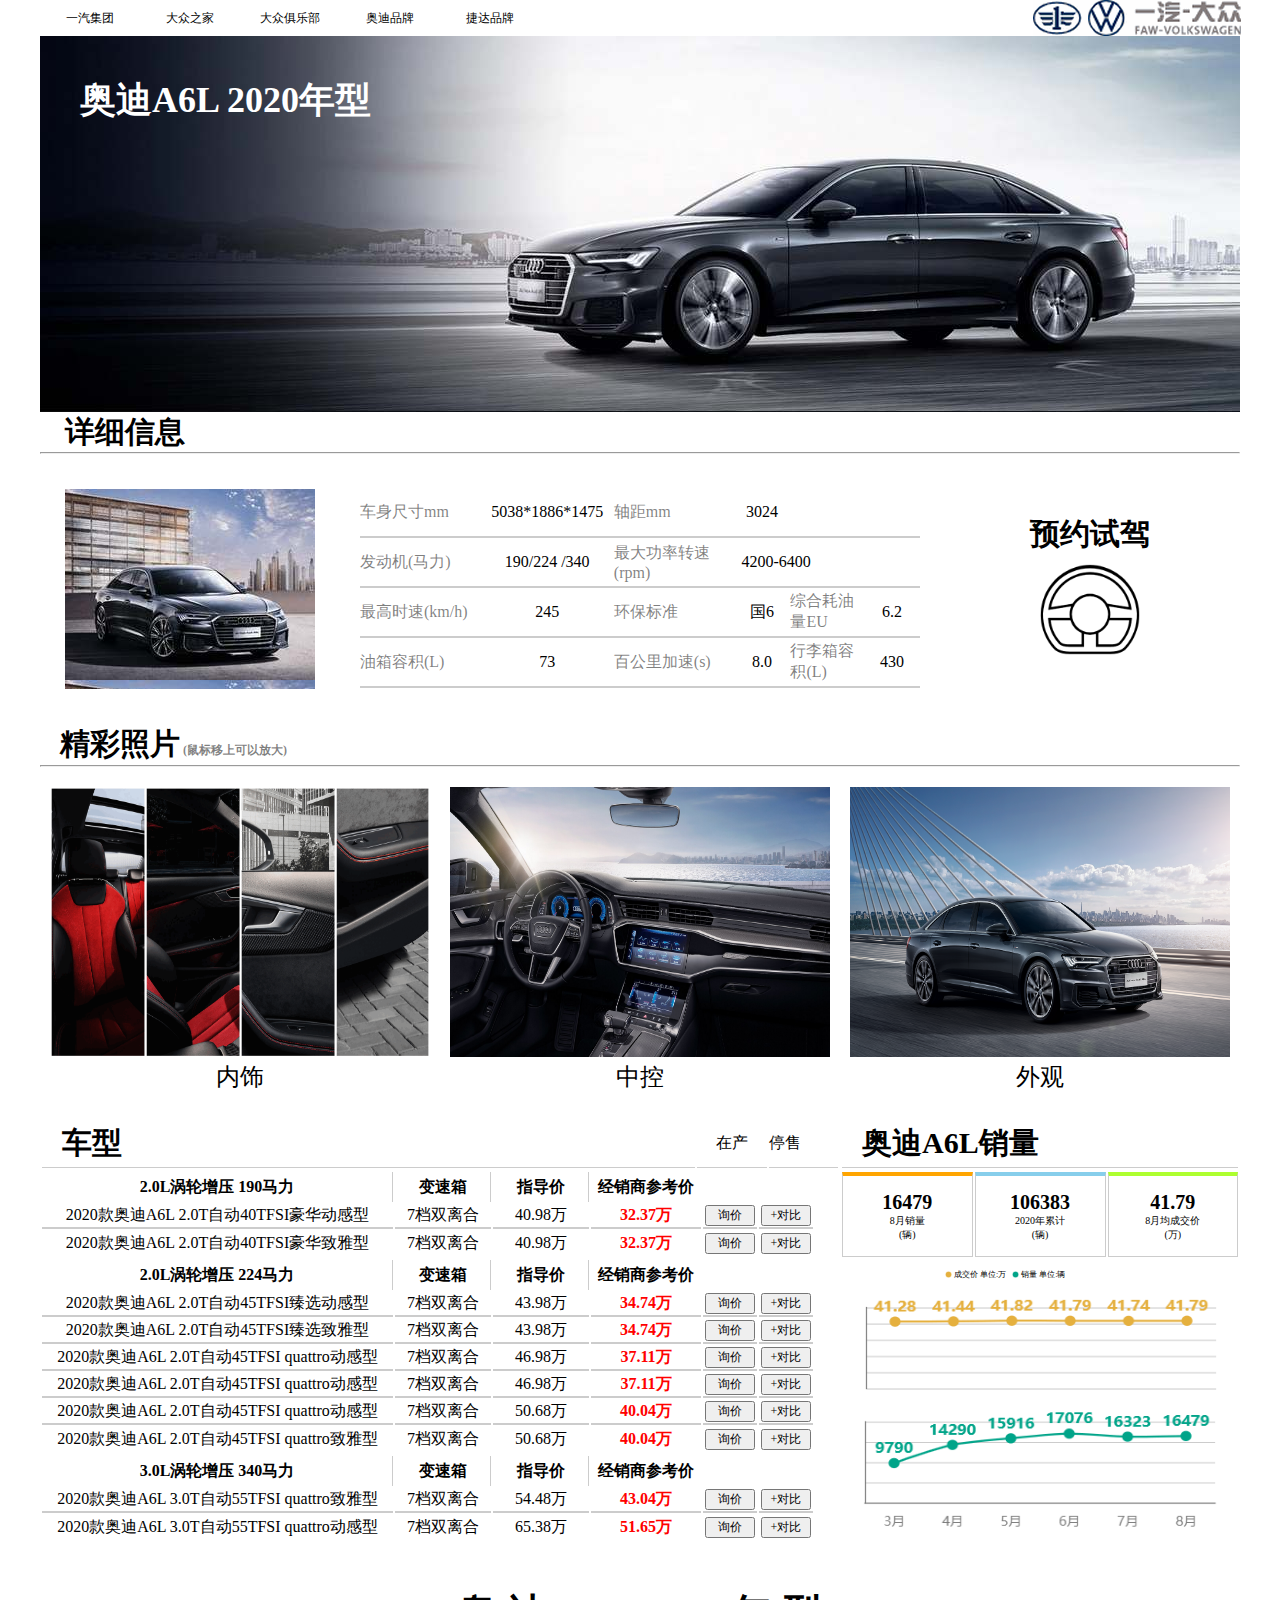
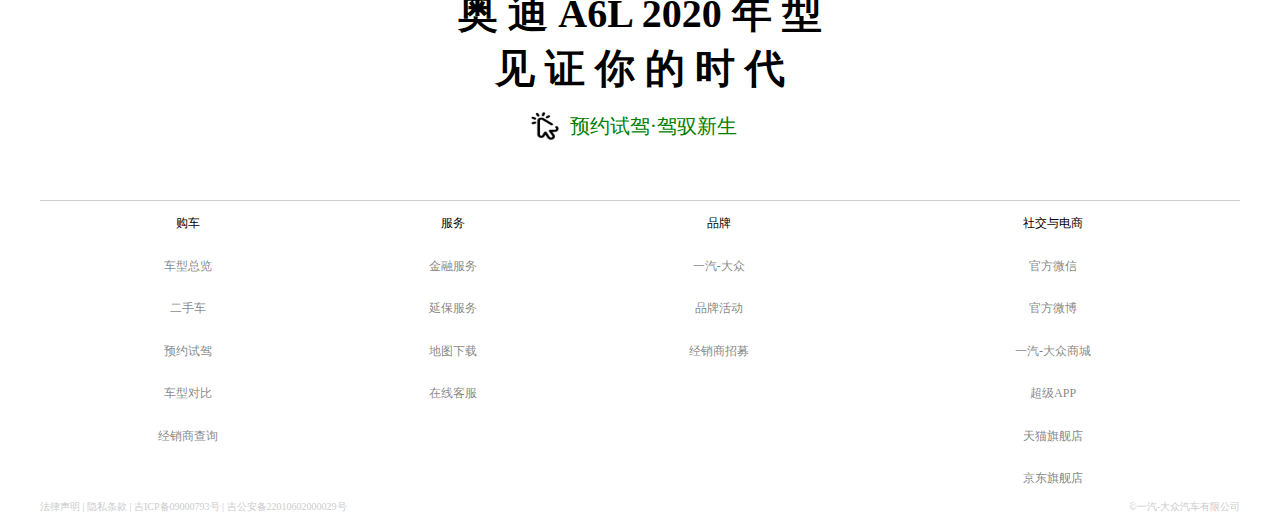
<file: detail.html>
<!DOCTYPE html>
<html lang="en">
<head>
    <meta charset="UTF-8">
    <meta name="viewport" content="width=device-width, initial-scale=1.0">
    <title>Document</title>
    <link rel="stylesheet" href="css/detail.css">
    <script>
         function init(){
            startimg();
            vanish();
        }
         var i =1;
         //启动轮播效果
         function startimg(){
    		//类名为img的div标签
    		var img = document.getElementById("detail").getElementsByClassName("img")[0];
	    	if(img.children.length!=0){
	    		img.innerText="";
	    	}else{
	    		if(i<7){
		    		if(i==6){
		    			var video = document.createElement("video");
		    			video.src="img/video/audi.m4v";
		    			video.autoplay="autoplay";
		    			img.innerText="";
		    			img.appendChild(video);
		    			//i++;
		    			//setTimeout("startimg()",2500);
		    		}else{
		    			img.style.backgroundImage="url(img/detail/audi"+i+".jpg)"
		    		}
		    		i++;
	    		}else{
	    			i=1;
	    		}
	    	}
	    	setTimeout("startimg()",2500);
    	}

        //鼠标移上图片显示放大镜效果
		function bling(e){
			var pto = document.getElementById("photo");
			var div = document.getElementById("big");
			div.style.width="300px";
			div.style.height="300px";
			//e表示激活该事件的标签
			var bimg = e.getAttribute("style");//background-image: url(img/detail/audineishi0.png);
			//拆分字符串获得
			var str = bimg.split(":")[1];
			str=str.substring(5,str.length-2);
			div.style.backgroundImage="URL("+str+")";
			//计算鼠标在该图片上的百分比位置
			var x=event.offsetX/380*100
			var y=event.offsetY/270*100
			//console.log(x+"---"+y);
			//设置放大后图片的偏移效果，和小图等比例
			div.style.backgroundPosition=x+"%"+" "+y+"%";
			//当鼠标位于大致x=1010像素的位置时，放大的图片右边缘会和网页右边极限接触，此时继续右移查看图片信息时，放大效果将无法看到，因此调整x方向的放大图位置
			if(event.clientX>1010){
				div.style.left=event.clientX-350+"px";
			}else{
				div.style.left=event.clientX+50+"px";
			}
			console.log(event.clientX+"---"+event.clientY);
            var w = div.style.width;
            var h = div.style.height;
            console.log("宽："+w+"----高："+h);
			//clientY是鼠标所在位置相对于整个网页最左上角基点的坐标值，完美情况下应该根据用户下拉情况得到最佳偏移补偿，这里取400固定了放大框的y偏移量
			div.style.top=event.clientY+400+"px";
		}
        
        // 鼠标离开放大效果消失
		function vanish(){
            var div = document.getElementById("big");
			div.style.width="0px";
			div.style.height="0px";
            div.style.border="0px";
		}
    </script>
</head>
<body onload="init()">
    <div id="d">
        <!-- 顶部 -->
        <div id="top">
            <!-- 左部连接到其他网站 -->
            <div class="left">
                <li><a href="http://www.faw.com.cn/fawcn/373704/index.html" target="_blank">一汽集团</a></li>
                <li><a href="#dzzj">大众之家</a></li>
                <li><a href="https://www.xcar.com.cn/bbs/forumdisplay.php?fid=10003" target="_blank">大众俱乐部</a></li>
                <li><a href="https://www.audi.cn/cn/web/zh.html"  target="_blank">奥迪品牌</a></li>
                <li><a href="https://jetta.faw-vw.com/" target="_blank">捷达品牌</a></li>
            </div>
            <!-- 右部是企业logo -->
            <div class="right">
                <div><img src="img/logo.png" alt="官方Logo"/></div>
            </div>
        </div>
        <!-- banner -->
        <div id="banner"><p>奥迪A6L 2020年型</p></div>
        <!--详细信息-->
        <div id="detail">
            <!-- 汽车详情介绍 -->
            <div class="title">详细信息 </div>
            <hr/>
            <div class="img"></div>
            <div class="car_info">
                <table border="0" cellspacing="0">
                    <tr >
                        <td width="130px" class="t">车身尺寸mm</td>
                        <td width="136px">5038*1886*1475</td>
                        <td width="130px" class="t">轴距mm</td>
                        <td width="60px">3024</td>
                        <td ></td>
                        <td ></td>
                    </tr>
                    <tr >
                        <td class="t">发动机(马力)</td>
                        <td >190/224 /340</td>
                        <td class="t">最大功率转速(rpm)</td>
                        <td colspan="2" style="text-align: left;">&nbsp;&nbsp;4200-6400</td>
                        <td ></td>
                    </tr>
                    <tr >
                        <td class="t">最高时速(km/h)</td>
                        <td>245</td>
                        <td class="t">环保标准</td>
                        <td >国6</td>
                        <td width="80px" class="t">综合耗油量EU</td>
                        <td width="60px">6.2</td>
                    </tr>
                    <tr >
                        <td class="t">油箱容积(L)</td>
                        <td>73</td>
                        <td class="t">百公里加速(s)</td>
                        <td>8.0</td>
                        <td class="t">行李箱容积(L)</td>
                        <td>430</td>
                    </tr>
                </table>
            </div>
            <div class="book">
                <a href=""><div class="text">预约试驾</div>
                <div class= "img"><img src="img/detail/yysj.png"></div></a>
            </div>
        </div>
        <!--车辆照片-->
        <div id="photo">
            <div class="title">精彩照片<a> (鼠标移上可以放大)</a></div>
            <hr/>
            <dl class="imgbox">
                <!-- 当鼠标移上显示放大图，当鼠标移出放大图消失 -->
                <dt style="background-image: url(img/detail/audineishi0.png);" onmousemove="bling(this)" onmouseout="vanish()"></dt>
                <dd >内饰</dd>
            </dl>
            <dl class="imgbox">
                <!-- 当鼠标移上显示放大图，当鼠标移出放大图消失 -->
                <dt style="background-image: url(img/detail/audineishi1.png);" onmousemove="bling(this)" onmouseout="vanish()"></dt>
                <dd >中控</dd>
            </dl>
            <dl class="imgbox">
                <!-- 当鼠标移上显示放大图，当鼠标移出放大图消失 -->
                <dt style="background-image: url(img/detail/audineishi2.png);" onmousemove="bling(this)" onmouseout="vanish()"></dt>
                <dd >外观</dd>
            </dl>
            <div id="big"></div>
        </div>
        <div id="main_bottom">
            <!-- 汽车售价 -->
            <div id="price">
                <table border="0" cellpadding="0">
                    <tr class="header">
                        <td class="h_0">车型</td>
                        <td class="h_1"><a href="#">在产</a></td>
                        <td class="h_2"><a href="#">停售</a></td></tr>
                </table>
                <table border="0" cellspacing="" cellpadding="0">
                    <tr class="t_h">
                        <th class="car_name">2.0L涡轮增压 190马力</th>
                        <th class="right_h">变速箱</th>
                        <th class="right_h">指导价</th>
                        <th class="right_n_h">经销商参考价</th>
                        <th colspan="2" class="right_n_h"></th>
                    </tr>
                    <tr class="bottom_h">
                        <td>2020款奥迪A6L 2.0T自动40TFSI豪华动感型</td>
                        <td>7档双离合</td>
                        <td>40.98万</td>
                        <td class="jxsp">32.37万</td>
                        <td><button>询价</button></td>
                        <td><button>+对比</button></td>
                    </tr>
                    <tr class="bottom_n_h">
                        <td>2020款奥迪A6L 2.0T自动40TFSI豪华致雅型</td>
                        <td>7档双离合</td>
                        <td>40.98万</td>
                        <td class="jxsp">32.37万</td>
                        <td><button>询价</button></td>
                        <td><button>+对比</button></td>
                    </tr>
                </table>
                <table border="0" cellspacing="" cellpadding="0">
                    <tr class="t_h">
                        <th class="car_name">2.0L涡轮增压 224马力</th>
                        <th class="right_h">变速箱</th>
                        <th class="right_h">指导价</th>
                        <th class="right_n_h">经销商参考价</th>
                        <th colspan="2" class="right_n_h"></th>
                    </tr>
                    <tr class="bottom_h">
                        <td>2020款奥迪A6L 2.0T自动45TFSI臻选动感型</td>
                        <td>7档双离合</td>
                        <td>43.98万</td>
                        <td class="jxsp">34.74万</td>
                        <td><button>询价</button></td>
                        <td><button>+对比</button></td>
                    </tr>
                    <tr class="bottom_h">
                        <td>2020款奥迪A6L 2.0T自动45TFSI臻选致雅型</td>
                        <td>7档双离合</td>
                        <td>43.98万</td>
                        <td class="jxsp">34.74万</td>
                        <td><button>询价</button></td>
                        <td><button>+对比</button></td>
                    </tr>
                    <tr class="bottom_h">
                        <td>2020款奥迪A6L 2.0T自动45TFSI quattro动感型</td>
                        <td>7档双离合</td>
                        <td>46.98万</td>
                        <td class="jxsp">37.11万</td>
                        <td><button>询价</button></td>
                        <td><button>+对比</button></td>
                    </tr>
                    <tr class="bottom_h">
                        <td>2020款奥迪A6L 2.0T自动45TFSI quattro动感型</td>
                        <td>7档双离合</td>
                        <td>46.98万</td>
                        <td class="jxsp">37.11万</td>
                        <td><button>询价</button></td>
                        <td><button>+对比</button></td>
                    </tr>
                    <tr class="bottom_h">
                        <td>2020款奥迪A6L 2.0T自动45TFSI quattro动感型</td>
                        <td>7档双离合</td>
                        <td>50.68万</td>
                        <td class="jxsp">40.04万</td>
                        <td><button>询价</button></td>
                        <td><button>+对比</button></td>
                    </tr>
                    <tr class="bottom_n_h">
                        <td>2020款奥迪A6L 2.0T自动45TFSI quattro致雅型</td>
                        <td>7档双离合</td>
                        <td>50.68万</td>
                        <td class="jxsp">40.04万</td>
                        <td><button>询价</button></td>
                        <td><button>+对比</button></td>
                    </tr>
                </table>
                <table border="0" cellspacing="" cellpadding="0">
                    <tr class="t_h">
                        <th class="car_name">3.0L涡轮增压 340马力</th>
                        <th class="right_h">变速箱</th>
                        <th class="right_h">指导价</th>
                        <th class="right_n_h">经销商参考价</th>
                        <th colspan="2" class="right_n_h"></th>
                    </tr>
                    <tr class="bottom_h">
                        <td>2020款奥迪A6L 3.0T自动55TFSI quattro致雅型</td>
                        <td>7档双离合</td>
                        <td>54.48万</td>
                        <td class="jxsp">43.04万</td>
                        <td><button>询价</button></td>
                        <td><button>+对比</button></td>
                    </tr>
                    <tr class="bottom_n_h">
                        <td>2020款奥迪A6L 3.0T自动55TFSI quattro动感型</td>
                        <td>7档双离合</td>
                        <td>65.38万</td>
                        <td class="jxsp">51.65万</td>
                        <td><button>询价</button></td>
                        <td><button>+对比</button></td>
                    </tr>
                </table>
            </div>
            <!-- 汽车销量 -->
            <div id="sales">
                <table border="0" cellpadding="0">
                    <tr class="header">
                        <td class="h_0">奥迪A6L销量</td>
                    </tr>
                </table>
                <table>
                    <tr>
                        <td class="sale0">
                            <li class="sale_h">16479</li>
                            <li class="sale_t">8月销量</li>
                            <li class="sale_t">(辆)</li>
                        </td>
                        <td class="sale1">
                            <li class="sale_h">106383</li>
                            <li class="sale_t">2020年累计</li>
                            <li class="sale_t">(辆)</li>
                        </td>
                        <td class="sale2">
                            <li class="sale_h">41.79</li>
                            <li class="sale_t">8月均成交价</li>
                            <li class="sale_t">(万)</li>
                        </td>
                    </tr>
                </table>
                <p><img src="img/chose/orange.png" alt="">&nbsp;成交价 单位:万&nbsp;&nbsp;&nbsp;<img src="img/chose/green.png">&nbsp;销量 单位:辆</p>
                <div class="xlcjjpic"></div>
            </div>
        </div>
        <div id="buy">
            <p>奥 迪 A6L 2020 年 型</p>
            <p>见 证 你 的 时 代</p>
            <div><img src="img/detail/click.png"/><a href="https://contact.audi.cn/testdrive/6525/6548.html">预约试驾·驾驭新生</a></div>
        </div>
    </div>
    <!-- 底部版权/社交信息 -->
    <div id="bottom">
        <div class="link">
            <table border="0" cellspacing="0">
                <tr >
                    <td style="border-top: solid 1px #ccc;">购车</td>
                    <td style="border-top: solid 1px #ccc;">服务</td>
                    <td style="border-top: solid 1px #ccc;">品牌</td>
                    <td style="border-top: solid 1px #ccc;">社交与电商</td>
                </tr>
                <tr>
                    <td><a href="chose.html" target="_blank">车型总览</a></td>
                    <td><a href="https://contact.faw-vw.com/finance/finance.htm" target="_blank">金融服务</a></td>
                    <td><a href="https://www.faw-vw.com/" target="_blank">一汽-大众</a></td>
                    <td><a href="https://vw.faw-vw.com/wechat/weixin.shtml" target="_blank">官方微信</a></td>
                </tr>
                <tr>
                    <td><a href="https://vw.faw-vw.com/dasweltauto/" target="_blank">二手车</a></td>
                    <td><a href="https://contact.faw-vw.com/finance/finance.htm?p=3" target="_blank">延保服务</a></td>
                    <td><a href="https://vw.faw-vw.com/events/2015/" target="_blank">品牌活动</a></td>
                    <td><a href="https://weibo.com/fawvw?topnav=1&wvr=5&topsug=1" target="_blank">官方微博</a></td>
                </tr>
                <tr>
                    <td><a href="https://contact.faw-vw.com/drive/test_drive.htm" target="_blank">预约试驾</a></td>
                    <td><a href="https://vw-entrynavi.autonavi.com/entrynavi/download/map_data?&brand=vw&project=entrynavi&channel=vw-entry&timestamp=1599654281338&signature_nonce=108199&signature=NjA3YTdmMWZjNGQxYmVhN2E5YWQzMmZjNDk3ZmM0ZjMyYWJlYmM4YTNiY2E2OGNjYjAwMWM5NjdlZGQzOTQ4Mg%3D%3D&signature_method=HMAC-SHA256&signature_version=1.0" target="_blank">地图下载</a></td>
                    <td><a href="https://contact.faw-vw.com/brand/dealer_recruitment.htm" target="_blank">经销商招募</a></td>
                    <td><a href="https://mall.faw-vw.com/v2/index.html" target="_blank">一汽-大众商城</a></td>
                </tr>
                <tr>
                    <td><a href="https://contact.faw-vw.com/tools/comparison.htm" target="_blank">车型对比</a></td>
                    <td><a href="http://vwimccs.faw-vw.com/webchat/chatmain.jsp?workgroup=ar1000@workgroup.10.226.60.176&chatID=qV7eEBnPx8" target="_blank">在线客服</a></td>
                    <td></td>
                    <td><a href="https://vw.faw-vw.com/wechat/app.shtml" target="_blank">超级APP</a></td>
                </tr>
                <tr>
                    <td><a href="https://contact.faw-vw.com/dealer/search.htm" target="_blank">经销商查询</a></td>
                    <td></td>
                    <td></td>
                    <td><a href="https://faw-vw.tmall.com/" target="_blank">天猫旗舰店</a></td>
                </tr>
                <tr>
                    <td></td>
                    <td></td>
                    <td></td>
                    <td><a href="https://mall.jd.com/index-920366.html" target="_blank">京东旗舰店</a></td>
                </tr>
            </table>
        </div>
        <div class=copyright>
            <li class="c_l">法律声明 | 隐私条款 | 吉ICP备09000793号 | 吉公安备22010602000029号</li>
            <li class="c_r">©一汽-大众汽车有限公司</li>
        </div>
    </div>    
</body>
</html>
</file>
<file: css/detail.css>
*{margin: 0px;padding:0px;font-family: 微软雅黑;}
a{text-decoration: none;color: black;}
/*详情页*/
#d{width:1200px; height:1800px;margin:auto;background-color: #fff;}

/* 顶部条 */
#d>#top{width: 1200px;height: 36px;}
#d>#top>.left{width: 500px;height: 36px;list-style: none;float: left;}
#d>#top>.left>li{width: 100px; ;line-height: 36px;float: left;text-align: center;}
#d>#top>.left a{width:100px;height:36px;display:block;font-size:12px;text-decoration: none;color: black;}
#d>#top>.left a:hover{background-color:#CCC;color: white;font-size:16px;font-weight: bold;border-radius: 5px;}

/* 企业logo */
#d>#top>.right{width: 162px;height: 36px;float: right;margin-right:45px;}

/* banner */
#banner{width: 1200px;height: 376px;background-image: url(../img/detail/banner-a6l.jpg);}
#banner>p{color: #fff;font-size: 36px;font-weight: bold;text-indent: 40px;margin-top: 40px;float: left;}

/* 汽车详细信息 */
#detail{width: 1200px;height: 300px;}
#detail>.title{font-size:30px;font-weight: bold;width:150px;height: 40px;line-height: 40px;text-align:center;border-radius: 5px;margin-left: 10px;}
#detail>.img{width:250px ;height: 200px;margin:35px 25px;float: left;}
#detail>.img>video{width:250px ;height: 200px;border: 0px;}
#detail>.car_info{width:600px ;height:260px;float: left;}
#detail>.car_info>table{margin:34px 20px;}
#detail>.car_info tr{height:50px;}
#detail>.car_info td{text-align: center;border-bottom: solid 2px #ccc;}
#detail>.car_info .t{text-align: left;color: rgba(0,0,0, 0.5);}
#detail>.book{width:300px ;height:260px;float: left;}
#detail>.book .text{width: 300px;height:50px;text-align: center;font-size: 30px;font-weight: bold;margin-top: 60px;}
#detail>.book .img{width:300px;height: 140px;}
#detail>.book .img img{width:100px;margin-left: 100px;}
/* 精彩照片 */
#photo{width: 1200px;height: 400px;}
#photo>.title{font-size:30px;font-weight: bold;width:300px;text-indent:10px;height: 40px;border-radius: 5px;margin: 0px 0px 13px 10px;}
#photo>.title>a{color: rgba(0,0,0, 0.5);font-size: 12px;}
#photo>.imgbox{width: 380px;height:310px;margin: 20px 10px;float: left;}
#photo>.imgbox>dt{width: 380px;height:270px;background-size: 100% 100%;}
#photo>.imgbox>dd{width: 380px;height:40px;text-align: center;font-size: 24px;line-height: 40px;}
#big{position:absolute;border:dotted 2px orange;border-radius: 30px;}
/* 各款售价 */
#main_bottom{width: 1200px;height: 444px;margin-bottom: 30px;}
#price{width:800px;height: 444px;float: left}
#price>table{display: block;}
#price .h_0{font-size:30px;font-weight: bold;width:1000px;height: 48px;border-bottom:solid 1px  #ccc;text-indent: 20px;}
#price .h_1{width:100px;height: 48px;border-bottom:solid 1px #ccc;text-align:center;}
#price .h_2{width:100px;height: 48px;border-bottom:solid 1px #ccc;text-align:left;}
#price .t_h{text-align: center;height: 30px;}
#price button{width:50px;margin: auto;font-size: 12px;}
#price .jxsp{color: red;font-weight: bold;}
#price .t_h>.car_name{width:350px;text-align: center;border-right: solid 1px #ccc;}
#price .t_h>.right_h{width:95px;text-align: center;border-right: solid 1px #ccc;}
#price .t_h>.right_n_h{width:110px;text-align: center;}
#price .bottom_h{text-align: center;height: 25px;}
#price .bottom_h>td{border-bottom: solid 2px #ccc;}
#price .bottom_n_h{text-align: center;height: 25px;}
/* 销售情况 */
#sales{width:400px;height: 444px;float: right;}
#sales li{list-style: none;}
#sales .h_0{font-size:30px;font-weight: bold;width:400px;height: 48px;border-bottom:solid 1px  #ccc;text-indent: 20px;}
#sales .sale_h{font-size: 20px;font-weight: bold;}
#sales .sale_t{font-size: 10px;}
#sales .sale0{width:133px ;height: 80px;border:solid 1px #ccc;border-top: solid 4px orange;text-align: center;margin-top: 10px;}
#sales .sale1{width:133px ;height: 80px;border:solid 1px #ccc;border-top: solid 4px skyblue;text-align: center;}
#sales .sale2{width:133px ;height: 80px;border:solid 1px #ccc;border-top: solid 4px greenyellow;text-align: center;}
#sales p{display: flex;align-items: center;padding:0px 105px;font-size: 8px;margin-top: 10px;}
#sales p>img{width: 7px;height: 7px;}
#sales>.xlcjjpic{width: 400px;height:280px;background-image: url(../img/chose/xlcjj.png);background-repeat:no-repeat ;background-size: 90% 90%;margin:0px 10px 10px 20px;}

/* 预约试驾购买 */
#buy{width: 1200px;height: 200px;}
#buy>p{display:block;text-align: center;font-size: 40px;font-weight: bolder;}
#buy>div{height:30px;display: flex;align-items:center;padding:0px 490px 0px 490px;margin-top: 15px;}
#buy>div>a{text-decoration: none;font-size: 20px;color: green;line-height: 30px;text-indent: 10px;}
#buy>div>img{width: 30px;height: 30px;}

/* bottom */
#bottom{width: 1200px;height: 315px;border-radius: 5px;margin: auto;}
#bottom>.link{width:1200px;font-size: 12px;}
#bottom>.link>table{width: 1200px;height:300px;text-align: center;}
#bottom>.link>table a{text-decoration: none;color:rgba(0, 0, 0,0.5);}
#bottom>.copyright{width: 1200px; font-size: 10px;color:#ccc}
#bottom>.copyright>.c_l{list-style:none;float: left;}
#bottom>.copyright>.c_r{list-style:none;float: right;}
</file>
